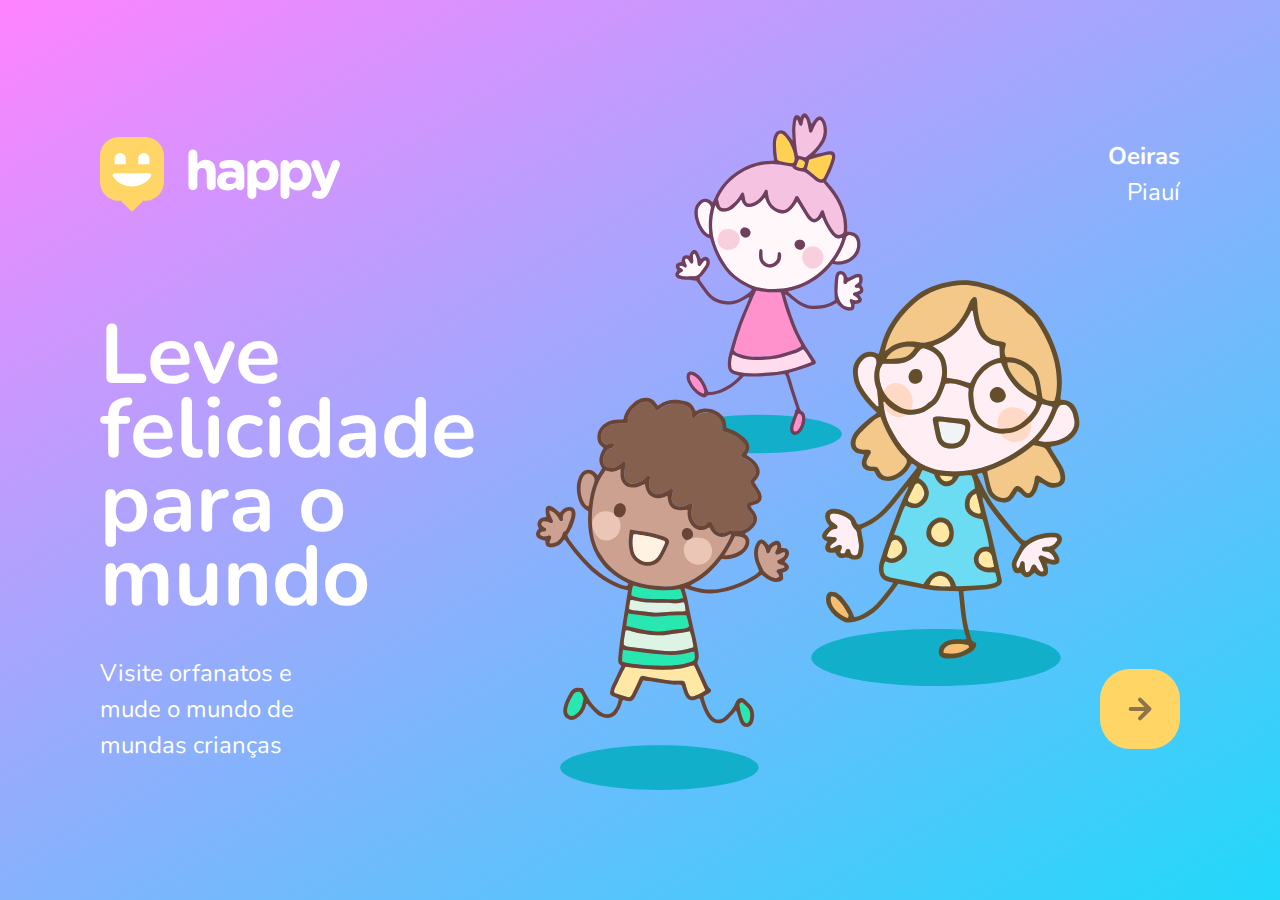
<file: index.html>
<!DOCTYPE html>
<html lang="pt_BR">
  <head>
    <meta charset="UTF-8" />
    <meta name="viewport" content="width=device-width, initial-scale=1.0" />
    <title>Happy</title>

    <link rel="icon" href="./public/images/logo-icon.png" />

    <link rel="stylesheet" href="./public/css/main.css" />
    <link rel="stylesheet" href="./public/css/animation.css" />
    <link rel="stylesheet" href="./public/css/page-landing.css" />

    <link href="https://fonts.googleapis.com/css2?family=Nunito:wght@400;600;800&display=swap" rel="stylesheet">
    
  </head>

  <body>
    <div id="page-landing">
      <div id="container">
        <header>
          <img
            class="animation-up"
            id="logo"
            src="./public/images/logo.svg"
            alt="Logomarca de Happy"
          />

          <div class="location animation-up">
            <strong>Oeiras</strong>
            <p>Piauí</p>
          </div>
        </header>

        <main>
          <h1 class="animation-up">Leve felicidade para o mundo</h1>

          <section class="visit">
            <p class="animation-up">
              Visite orfanatos e mude o mundo de mundas crianças
            </p>

            <a href="#" title="Visite orfanatos" class="animation-up">
              <img src="./public/images/arrow.svg" alt="Ir para o mapa" />
            </a>
          </section>
        </main>
      </div>
    </div>
  </body>
</html>
</file>
<file: public/css/main.css>
* {
  margin: 0;
  padding: 0;
  box-sizing: border-box;
}

body {
  height: 100vh;
  color: white;
}

:root {
  font-size: 62.5%;
}

body,
input,
button,
textarea {
  font: 400 1.8rem/1 "Nunito", sans-serif;
}
</file>
<file: public/css/animation.css>
/* animações */

@keyframes up {
  from {
    opacity: 0;
    transform: translateY(16px);
  }
  to {
    opacity: 1;
    transform: translateY(0);
  }
}

@keyframes right {
  from {
    transform: translateX(-100%);
  }
  to{
    transform: translateX(0)
  }
}

@keyframes left {
  from{
    transform: translateX(60%);
  }
  to{
    transform: translateX(0);
  }
}

@keyframes appear {
  from{
    opacity: 0;
  }to{
    opacity: 1;
  }
}


.animation-up {
  animation-name: up;
  animation-duration: 800ms;
  animation-fill-mode: backwards;
}

.animate-right {
  animation-name: right;
  animation-duration: 800ms;
}

.animate-appear{
  animation-name: appear;
  animation-duration: 1000ms;
  animation-fill-mode: backwards;
}
</file>
<file: public/css/page-landing.css>
#page-landing {
  background: linear-gradient(329.54deg, #21d9fa 0%, #ff83ff 100%) no-repeat;
  text-align: center;
  min-height: 100vh;

  display: flex;
}

#container {
  margin: auto;
  width: min(90%, 112rem);
}

.location,
h1,
.visit p {
  height: 16vh;
}

#logo {
  animation-delay: 50ms;
}

.location {
  animation-delay: 100ms;
}

main h1 {
  animation-delay: 150ms;
  font-size: clamp(4rem, 8vw, 8.4rem);
}

.visit p {
  animation-delay: 200ms;
}

.visit a {
  width: 8rem;
  height: 8rem;
  background: #ffd666;

  border: none;
  border-radius: 3rem;

  display: flex;
  align-items: center;
  justify-content: center;

  margin: auto;

  transition: background 400ms;

  animation-delay: 250ms;
}

.visit a:hover {
  background-color: rgb(231, 153, 250);
}

/* desktop version */

@media (min-width: 760px) {
  #container {
    padding: 5rem 2rem;
    /* shorthand background: image repeat position / size */
    background: url("../images/bg.svg") no-repeat 80% /
      clamp(30rem, 54vw, 56rem);
  }

  header {
    display: flex;
    align-items: center;
    justify-content: space-between;
  }

  .location,
  h1,
  .visit p {
    height: initial;
    text-align: initial;
  }

  .location {
    text-align: right;
    font-size: 2.4rem;
    line-height: 1.5;
  }

  main h1 {
    font-weight: bold;
    line-height: 0.88;
    margin: clamp(10%, 9vh, 12%) 0 4rem;

    width: min(300px, 80%);
  }
}

.visit {
  display: flex;
  align-items: center;
  justify-content: space-between;
}

.visit p {
  font-size: 2.4rem;
  line-height: 1.5;
  width: clamp(20rem, 20vw, 30rem);
}

.visit a {
  margin: initial;
}
</file>
